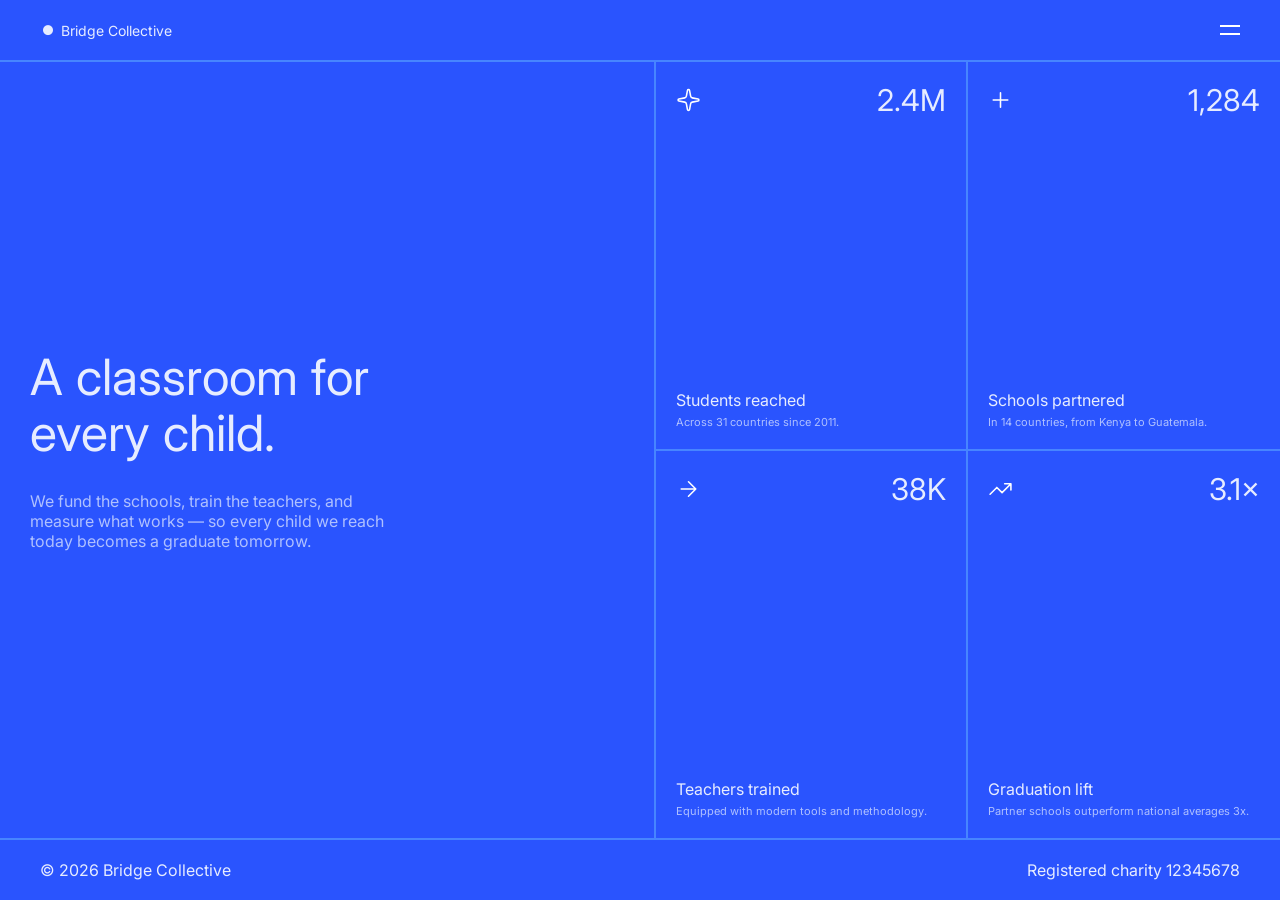
<file: grid-landing-page/index.html>
<!doctype html>
<html lang="en">
  <head>
    <meta charset="UTF-8" />
    <meta name="viewport" content="width=device-width, initial-scale=1.0" />
    <!-- displays site properly based on user's device -->

    <title>Frontend Mentor | Grid landing page</title>
    <link rel="stylesheet" href="style.css" />
    <link rel="preconnect" href="https://fonts.googleapis.com" />
    <link rel="preconnect" href="https://fonts.gstatic.com" crossorigin />
    <link
      href="https://fonts.googleapis.com/css2?family=Inter:ital,opsz,wght@0,14..32,100..900;1,14..32,100..900&display=swap"
      rel="stylesheet"
    />
  </head>
  <body>
    <nav>
      <div class="right">
        <div class="dot">&bull;</div>
        <div>Bridge Collective</div>
      </div>
      <input type="checkbox" id="menu-toggle" />
      <label class="ham" for="menu-toggle">
        <span></span>
        <span></span>
      </label>
      <div class="nav-hid">
        <a href="#about">About</a>
        <a href="#ourwork">Our Work</a>
        <a href="#partners">Partners</a>
        <a href="#annual">Annual Report</a>
        <a href="#donate">Donate</a>
      </div>
    </nav>
    <div class="overlay"></div>
    <main>
      <div class="right-contain">
        <div class="big-box">
          <div class="top">A classroom for every child.</div>
          <p>
            We fund the schools, train the teachers, and measure what works — so
            every child we reach today becomes a graduate tomorrow.
          </p>
        </div>
      </div>
      <div class="left-container">
        <div class="box1 box">
          <div class="box-top">
            <img src="icon-sparkle.svg" class="icons" alt="icon-sparkle" />
            <div>2.4M</div>
          </div>
          <div class="box-bottom">
            <div>Students reached</div>
            <p>Across 31 countries since 2011.</p>
          </div>
        </div>
        <div class="box2 box">
          <div class="box-top">
            <img src="icon-plus.svg" class="icons" alt="icon-plus" />
            <div>1,284</div>
          </div>
          <div class="box-bottom">
            <div>Schools partnered</div>
            <p>In 14 countries, from Kenya to Guatemala.</p>
          </div>
        </div>
        <div class="box3 box">
          <div class="box-top">
            <img src="icon-arrow-right.svg" class="icons" alt="right" />
            <div>38K</div>
          </div>
          <div class="box-bottom">
            <div>Teachers trained</div>
            <p>Equipped with modern tools and methodology.</p>
          </div>
        </div>
        <div class="box4 box">
          <div class="box-top">
            <img src="icon-trending-up.svg" class="icons" alt="icon-trending-up" />
            <div>3.1×</div>
          </div>
          <div class="box-bottom">
            <div>Graduation lift</div>
            <p>Partner schools outperform national averages 3x.</p>
          </div>
        </div>
      </div>
    </main>
    <footer>
      <div>© 2026 Bridge Collective</div>
      <div>Registered charity 12345678</div>
    </footer>
  </body>
</html>
</file>
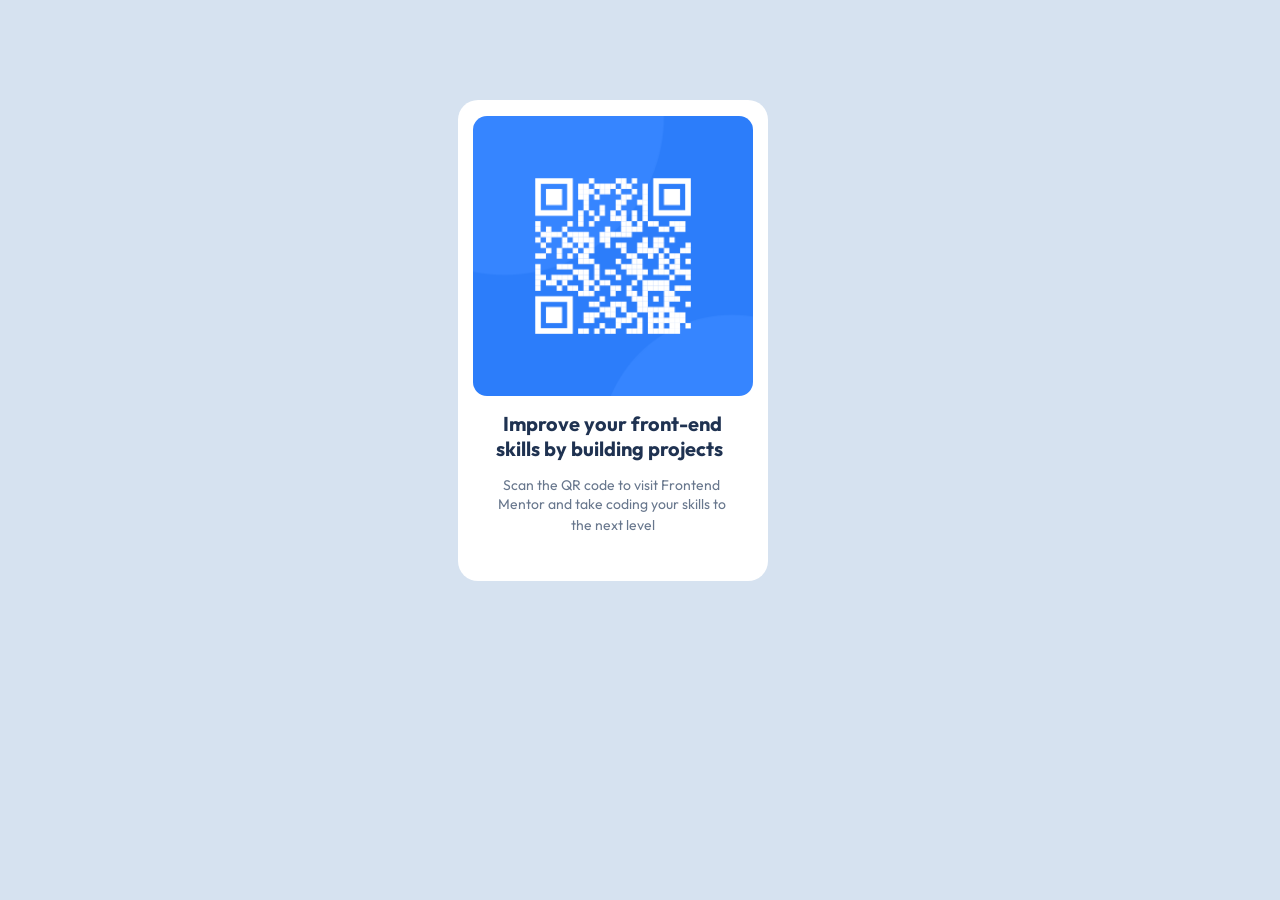
<file: QR-code-component/index.html>
<!DOCTYPE html>
<html lang="en">
<head>
  <meta charset="UTF-8">
  <meta name="viewport" content="width=device-width, initial-scale=1.0"> <!-- displays site properly based on user's device -->

  <link rel="icon" type="image/png" sizes="32x32" href="./images/favicon-32x32.png">
  
  <title>Frontend Mentor | QR code component</title>
  <link rel="stylesheet" href="style.css">
  <link rel="preconnect" href="https://fonts.googleapis.com">
<link rel="preconnect" href="https://fonts.gstatic.com" crossorigin>

<link href="https://fonts.googleapis.com/css2?family=Outfit:wght@100..900&display=swap" rel="stylesheet">
</head>
<body>
    <div class="box">
      <div class="qr"></div>
      <div class="qr-text">
        <div class="text">
          <div class="fline">
            Improve your front-end
          </div>
          <div class="sline">
            skills by building projects
          </div>
        </div>
        <div class="small">
          <div class="line">Scan the QR code to visit Frontend</div>
          <div class="s-sline">Mentor and take coding your skills to</div>
          <div class="s-tline">the next level</div>
        </div>
      </div>
    </div>
</body>
</html>
</file>
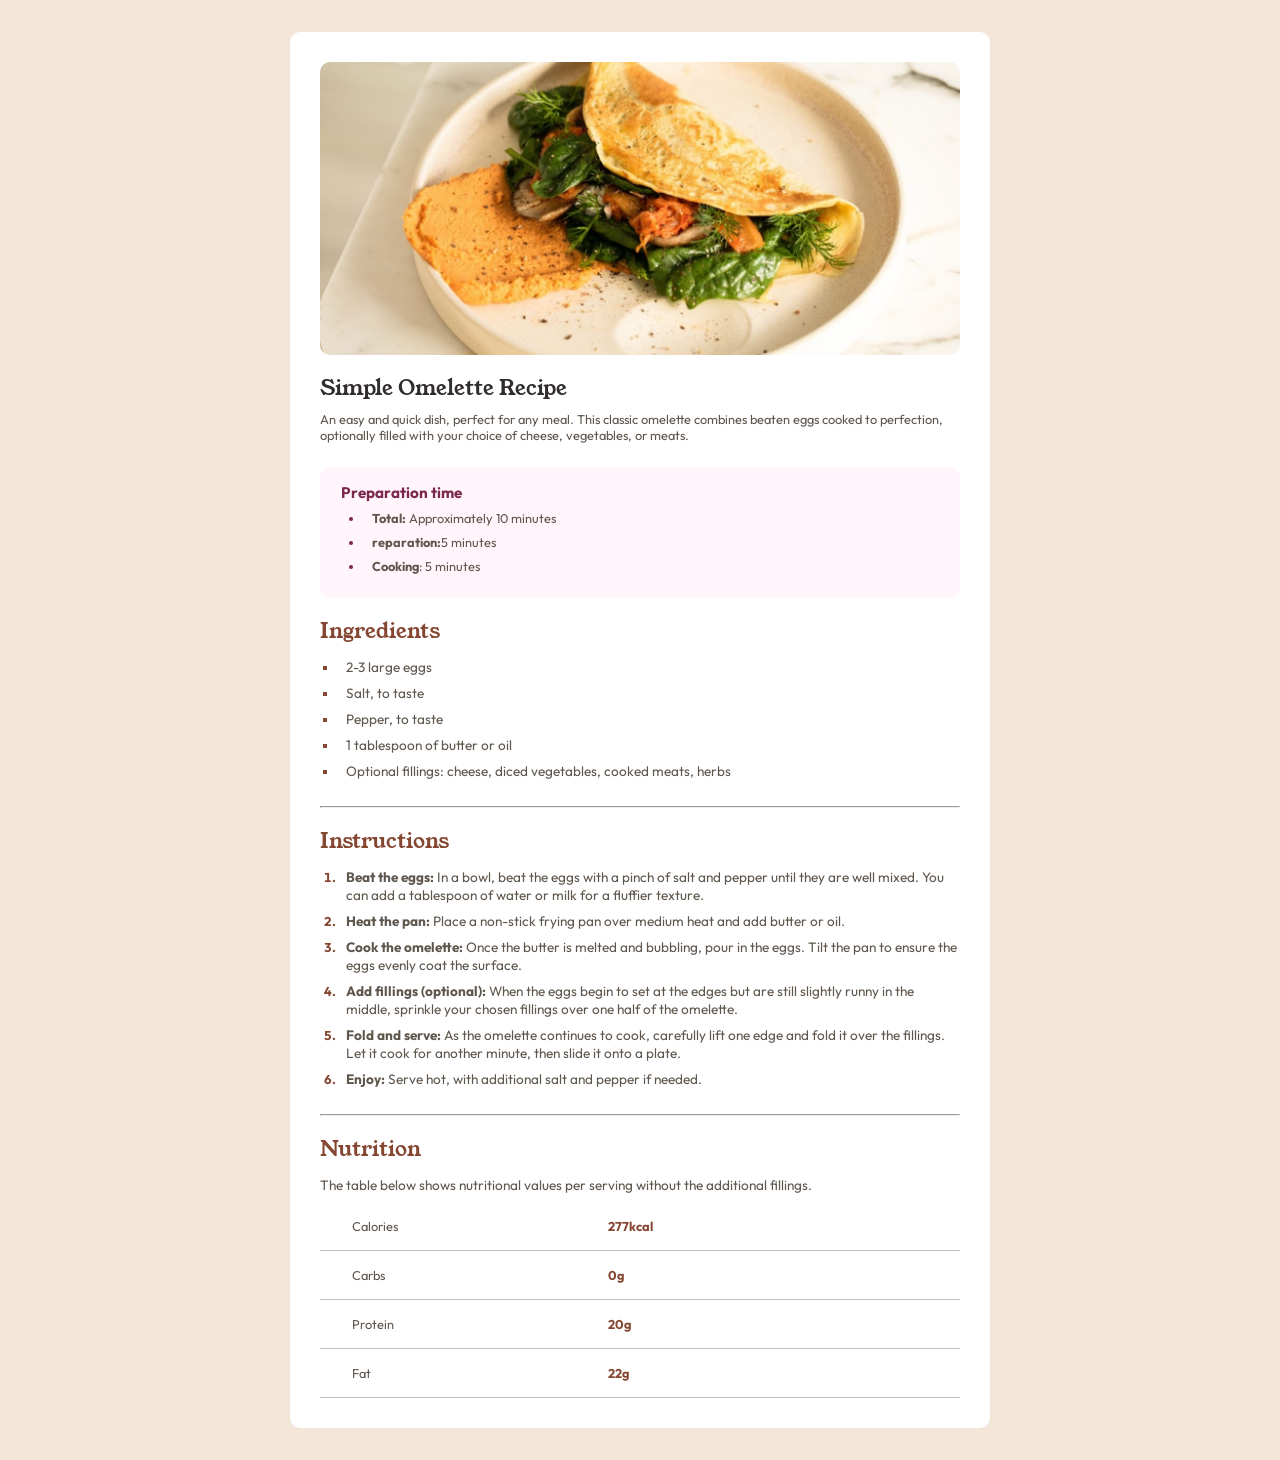
<file: Recipe-page/index.html>
<!doctype html>
<html lang="en">
  <head>
    <meta charset="UTF-8" />
    <meta name="viewport" content="width=device-width, initial-scale=1.0" />
    <!-- displays site properly based on user's device -->

    <link
      rel="icon"
      type="image/png"
      sizes="32x32"
      href="./assets/images/favicon-32x32.png"
    />

    <title>Frontend Mentor | Recipe page</title>
    <link rel="stylesheet" href="style.css" />
    <link rel="preconnect" href="https://fonts.googleapis.com" />
    <link rel="preconnect" href="https://fonts.gstatic.com" crossorigin />
    <link
      href="https://fonts.googleapis.com/css2?family=Outfit:wght@100..900&family=Young+Serif&display=swap"
      rel="stylesheet"
    />
  </head>
  <body>
    <div class="box">
      <div class="photo">
        <img src="image-omelette.jpeg" alt="test" />
      </div>
      <br />
      <div class="name">Simple Omelette Recipe</div>
      <div class="desc">
        An easy and quick dish, perfect for any meal. This classic omelette
        combines beaten eggs cooked to perfection, optionally filled with your
        choice of cheese, vegetables, or meats.
      </div>
      <div class="prep">
        <div class="prep-head">Preparation time</div>
        <ul class="fli">
          <li><b>Total:</b> Approximately 10 minutes</li>
          <li><b>reparation:</b>5 minutes</li>
          <li><b>Cooking</b>: 5 minutes</li>
        </ul>
      </div>
      <div class="head">Ingredients</div>
      <ul class="all-ls">
        <li>2-3 large eggs</li>
        <li>Salt, to taste</li>
        <li>Pepper, to taste</li>
        <li>1 tablespoon of butter or oil</li>
        <li>
          Optional fillings: cheese, diced vegetables, cooked meats, herbs
        </li>
      </ul>
      <br />
      <hr />
      <br />
      <div class="head">Instructions</div>
      <ol class="dif">
        <li>
          <b>Beat the eggs:</b> In a bowl, beat the eggs with a pinch of salt
          and pepper until they are well mixed. You can add a tablespoon of
          water or milk for a fluffier texture.
        </li>
        <li>
          <b>Heat the pan:</b> Place a non-stick frying pan over medium heat and
          add butter or oil.
        </li>

        <li>
          <b>Cook the omelette:</b> Once the butter is melted and bubbling, pour
          in the eggs. Tilt the pan to ensure the eggs evenly coat the surface.
        </li>
        <li>
          <b>Add fillings (optional):</b> When the eggs begin to set at the
          edges but are still slightly runny in the middle, sprinkle your chosen
          fillings over one half of the omelette.
        </li>
        <li>
          <b>Fold and serve:</b> As the omelette continues to cook, carefully
          lift one edge and fold it over the fillings. Let it cook for another
          minute, then slide it onto a plate.
        </li>
        <li>
          <b>Enjoy:</b> Serve hot, with additional salt and pepper if needed.
        </li>
      </ol>
      <br />
      <hr />
      <br />
      <div class="head">Nutrition</div>

      <div class="nut">
        The table below shows nutritional values per serving without the
        additional fillings.
      </div>
      <table>
        <tr>
          <td>Calories</td>
          <td>277kcal</td>
        </tr>
        <tr>
          <td>Carbs</td>
          <td>0g</td>
        </tr>
        <tr>
          <td>Protein</td>
          <td>20g</td>
        </tr>
        <tr>
          <td>Fat</td>
          <td>22g</td>
        </tr>
      </table>
    </div>
  </body>
</html>
</file>
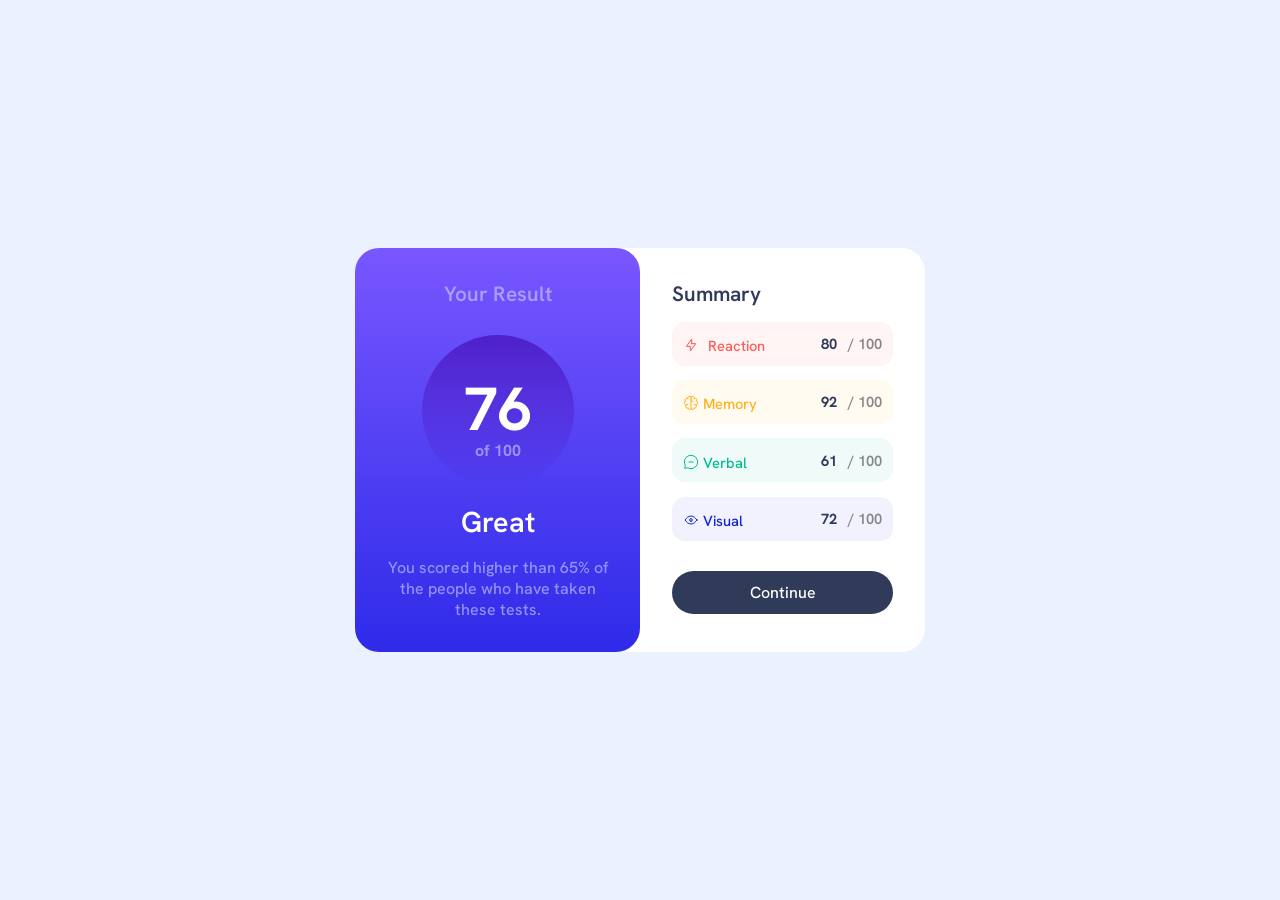
<file: Results_summary_component/index.html>
<!DOCTYPE html>
<html lang="en">

<head>
  <meta charset="UTF-8">
  <meta name="viewport" content="width=device-width, initial-scale=1.0">
  <title>Frontend Mentor | Results summary component</title>
  <link rel="stylesheet" href="style.css">
  <link rel="preconnect" href="https://fonts.googleapis.com">
  <link rel="preconnect" href="https://fonts.gstatic.com" crossorigin>
  <link href="https://fonts.googleapis.com/css2?family=Hanken+Grotesk:ital,wght@0,100..900;1,100..900&display=swap"
    rel="stylesheet">
</head>

<body>
  <div class="card">
    <div class="card1">
      <div class="top-line">Your Result</div>
      <div class="outer">
        <div class="circle">
          <div class="score">76</div>
          <div class="outof">of 100</div>
        </div>
      </div>
      <h1>Great</h1>
      <p>You scored higher than 65% of the people who have taken these tests.</p>
    </div>
    <div class="card2">
      <div class="sum">Summary</div>
      <div class="bar red">
        <div>
        <img src="icon-reaction.svg" class="icon">
        <span id="reaction">Reaction</span>
        </div>
        <div>
        <span class="second-part">
          <b>80 </b>
        </span>
        <div class="hundread"> / 100</div>
        </div>
      </div>
      <div class="bar yel">
        <div>
        <img src="icon-memory.svg" class="icon">
        <span id="memo">Memory</span>
        </div>
        <div>
        <span class="second-part">
          <b>92 </b>
        </span>
        <div class="hundread"> / 100</div>
        </div>
      </div>
      <div class="bar gre">
        <div>
        <img src="icon-verbal.svg" class="icon">
        <span id="verbal">Verbal</span>
        </div>
        <div>
        <span class="second-part">
          <b>61</b>
        </span>
        <div class="hundread"> / 100</div>
        </div>
      </div>
      <div class="bar blu">
        <div>
        <img src="icon-visual.svg" class="icon">
        <span id="visual">Visual</span>
        </div>
        <div>
        <span class="second-part">
          <b>72 </b>
        </span>
        <div class="hundread"> / 100</div>
        </div>
      </div>
      <div class="foot">
        Continue
      </div>
    </div>
  </div>
</body>

</html>
</file>
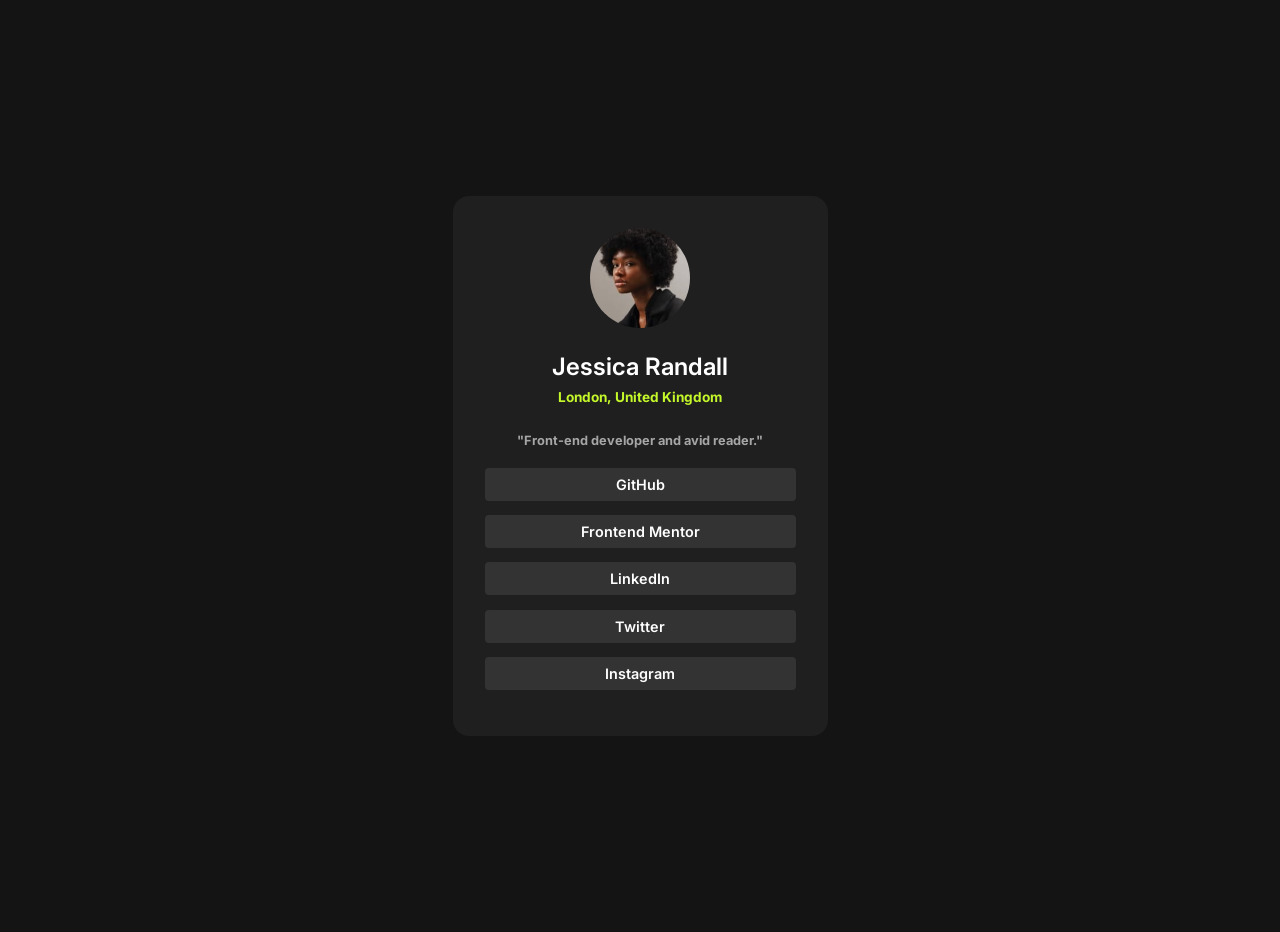
<file: Social-links-profile/index.html>
<!DOCTYPE html>
<html lang="en">
<head>
  <meta charset="UTF-8">
  <meta name="viewport" content="width=device-width, initial-scale=1.0"> <!-- displays site properly based on user's device -->
  
  <title>Frontend Mentor | Social links profile</title>
  <link rel="stylesheet" href="style.css">
  <link rel="preconnect" href="https://fonts.googleapis.com">
<link rel="preconnect" href="https://fonts.gstatic.com" crossorigin>
<link href="https://fonts.googleapis.com/css2?family=Inter:ital,opsz,wght@0,14..32,100..900;1,14..32,100..900&display=swap" rel="stylesheet">
</head>
<body>
  <div class="card">
    <div class="card-img">
    <img src="avatar-jessica.jpeg" alt="avatar">
    </div>
    <h1>Jessica Randall</h1>
  <h4 class="loc">London, United Kingdom</h4>
  <h4>"Front-end developer and avid reader."</h4>
  <div class="link">
  <div>GitHub</div>
  <div>Frontend Mentor</div>
  <div>LinkedIn</div>
  <div>Twitter</div>
  <div>Instagram</div>
  </div>
  </div>
</body>
</html>
</file>
<file: grid-landing-page/style.css>
* {
  margin: 0;
  padding: 0;
  box-sizing: border-box;
}

body {
  min-height: 100vh;
  position: relative;
  display: flex;
  flex-direction: column;
  font-family: "Inter", sans-serif;
}

main {
  display: flex;
  flex: 1;
  color: hsl(224, 100%, 95%);
  border-top: 2px solid hsl(220, 100%, 64%);
  border-bottom: 2px solid hsl(220, 100%, 64%);
}

footer {
  background-color: hsl(228, 99%, 58%);
  max-width: 100%;
  height: 3.75rem;
  color: hsl(224, 100%, 95%);
  display: flex;
  align-items: center;
  justify-content: space-between;
  padding: 0 2.5rem;
}

nav {
  background-color: hsl(228, 99%, 58%);
  max-width: 100%;
  height: 3.75rem;
  color: hsl(224, 100%, 95%);
  display: flex;
  align-items: center;
  justify-content: space-between;
  padding: 0 2.5rem 0 2.5rem;
  position: relative;
}

#menu-toggle {
  display: none;
}
.right {
  font-size: 0.875rem;
  display: flex;
  justify-content: center;
  align-items: center;
  gap: 0.3rem;
}

.ham {
  width: 1.25rem;
  height: 1.25rem;
  display: flex;
  flex-direction: column;
  justify-content: center;
  gap: 6px;
  cursor: pointer;
}

.ham span {
  width: 1.25rem;
  height: 0.125rem;
  background-color: white;
  transition: 0.3s ease;
}

.dot {
  font-size: 2rem;
  margin-bottom: 0.313rem;
}
a {
  text-decoration: none;
  color: hsl(224, 100%, 95%);
}
.nav-hid {
  position: absolute;
  background-color: hsl(228, 99%, 58%);
  top: 3.875rem;
  right: 0;
  height: calc(100vh - 3.875rem);
  display: none;
  width: 25%;
}

#menu-toggle:checked ~ .nav-hid {
  display: flex;
  flex-direction: column;
  align-items: end;
  padding: 2.5rem;
  gap: 1.25rem;
  font-size: 1.563rem;
}

.right-contain {
  background-color: hsl(228, 99%, 58%);
  display: flex;
  flex-direction: column;
  justify-content: center;
  gap: 1.563rem;
  padding: 1.875rem;
  border-right: 2px solid hsl(220, 100%, 64%);
  width: 100%;
}

.big-box p {
  color: hsla(224, 100%, 95%, 0.708);
}

.top {
  font-size: 3.125rem;
  font-weight: 400;
  line-height: 3.5rem;
  margin-bottom: 1.875rem;
}

.big-box {
  max-width: 60%;
}

.left-container {
  display: grid;
  grid-template-columns: repeat(2, minmax(0, 1fr));
  background-color: hsl(228, 99%, 58%);
  width: 100%;
}

.box1 {
  border-right: 2px solid hsl(220, 100%, 64%);
  border-bottom: 2px solid hsl(220, 100%, 64%);
}

.box3 {
  border-right: 2px solid hsl(220, 100%, 64%);
}

.box2 {
  border-bottom: 2px solid hsl(220, 100%, 64%);
}

.box-top {
  display: flex;
  justify-content: space-between;
}

.box {
  display: flex;
  flex-direction: column;
  justify-content: space-between;
  padding: 1.25rem;
}

.icons {
  width: 1.563rem;
}

.box-top div {
  font-size: 1.875rem;
}

.box-bottom p {
  color: hsla(224, 100%, 95%, 0.708);
  font-size: 11px;
  margin-top: 0.313rem;
}

a:hover {
  text-decoration: underline;
}

.box:hover {
  background-color: hsl(228, 100%, 60%);
  cursor: pointer;
}

.overlay {
  position: absolute;
  left: 0;
  width: 75%;
  background-color: hsla(0, 0%, 0%, 0.395);
  height: calc(100vh - 3.875rem);
  top: 3.875rem;
  display: none;
}

body:has(#menu-toggle:checked) .overlay {
  display: block;
}

#menu-toggle:checked ~ .ham span:first-child {
  transform: translateY(4px) rotate(45deg);
}

#menu-toggle:checked ~ .ham span:last-child {
  transform: translateY(-4px) rotate(-45deg);
}

@media (max-width: 600px) {
  main {
    flex-direction: column;
  }

  .right-contain {
    width: 100%;
    border: none;
    border-bottom: 2px solid hsl(220, 100%, 64%);
    height: 300px;
  }
  .left-container {
    grid-template-columns: 1fr;
  }

  .big-box {
    max-width: none;
    width: 100%;
  }
  .box {
    border: none;
    border-bottom: 2px solid hsl(220, 100%, 64%);
    height: 300px;
  }

  .box4 {
    border: none;
  }

  .overlay {
    top: 22.625rem;
    width: 100%;
    bottom: 0;
    height: calc(100% - 22.625rem);
  }

  .nav-hid {
    top: 3.875rem;
    width: 100%;
    height: 300px;
  }
  #menu-toggle:checked ~ .nav-hid {
    align-items: center;
  }
}
</file>
<file: QR-code-component/style.css>
body{
    background-color:  hsl(212, 45%, 89%);
}

.box {
    width: 310px;
    height: 480px;
    background-color: white;
    border-radius: 20px;
    margin: 100px;
    margin-left: 450px;
    padding-top: 1px;
}

.qr{
    margin-top: 15px;
    margin-left: 15px;
    width: 280px;
    height: 280px;
    background-image: url(images/image-qr-code.png);
    background-size: cover;
    border-radius: 14px;
}
.qr-text{
    margin-top: 15px;
    margin-left: 45px;

}
.text{
    font-size: 20px;
    color: hsl(218, 44%, 22%);
    font-family: "Outfit", sans-serif;
    font-weight: 700;
}

.sline{
    margin-left: -7px;
}

.small{
    margin-top: 15px;
    font-size: 14px;
    font-family: "Outfit", sans-serif;
    color: hsl(216, 15%, 48%);

}

.line{
    margin-bottom: 6px;
}
.s-sline{
    margin: -5px;
    margin-bottom: 3px;
}
.s-tline{
    margin-left: 68px;
}
</file>
<file: Recipe-page/style.css>
* {
  margin: 0;
  padding: 0;
  box-sizing: border-box;
}

body {
  min-height: 100vh;
  display: flex;
  justify-content: center;
  align-items: center;
  background-color: hsl(30, 54%, 90%);
  padding: 2rem 0;
}

.box {
  width: 90%;
  max-width: 700px;
  background-color: hsl(0, 0%, 100%);
  padding: 30px;
  border-radius: 10px;
  font-size: 16px;
}

.photo {
  width: 100%;
}

.photo img {
  width: 100%;
  height: auto;
  display: block;
  border-radius: 10px;
}

.name {
  font-family: "Young Serif", serif;
  font-weight: 400;
  font-size: 1.3rem;
  color: hsl(24, 5%, 18%);
  margin-bottom: 8px;
}

.desc {
  color: hsl(30, 10%, 34%);
  font-size: 0.8rem;
  font-family: "Outfit";
  margin-bottom: 24px;
}

.prep {
  width: 100%;
  color: hsl(24, 5%, 18%);
  background-color: hsl(330, 100%, 98%);
  border-radius: 10px;
  padding: 16px;
  font-size: 0.95rem;
  font-family: "Outfit";
  margin-bottom: 18px;
}

.prep-head {
  color: hsl(332, 51%, 32%);
  font-weight: 700;
  margin-bottom: 8px;
  padding-left: 5px;
}
.fli {
  padding-left: 20px;
  font-size: 0.8rem;
  color: hsl(30, 10%, 34%);
}

.fli li {
  margin: 8px;
  padding-left: 8px;
}

li::marker {
  color: hsl(332, 51%, 32%);
}

.head {
  font-size: 1.3rem;
  font-family: "Young Serif", serif;
  font-weight: 400;
  color: hsl(14, 45%, 36%);
  margin-bottom: 12px;
}

.all-ls li::marker {
  color: hsl(14, 45%, 36%);
  font-size: 0.8rem;
}

.all-ls li {
  margin-left: 18px;
  font-size: 0.85rem;
  font-family: "Outfit";
  color: hsl(30, 10%, 34%);
  list-style: square;
  padding-left: 8px;
  margin-bottom: 8px;
}

.dif li {
  margin-left: 18px;
  font-size: 0.85rem;
  font-family: "Outfit";
  color: hsl(30, 10%, 34%);
  padding-left: 8px;
  margin-bottom: 8px;
}

.dif li::marker {
  font-weight: 700;
  color: hsl(14, 45%, 36%);
  font-size: 0.8rem;
}

.nut {
  font-size: 0.85rem;
  font-family: "Outfit";
  color: hsl(30, 10%, 34%);
  margin-bottom: 8px;
}

td:first-child{
  color: hsl(30, 10%, 34%);
  font-family: "Outfit";
  font-size: 0.8rem;
  font-weight: 400;
  padding-right: 0.1rem;
  padding-left: 2rem;
  width: 45%;
}

td:last-child{
  font-family: "Outfit";
  font-size: 0.8rem;
  color:hsl(14, 45%, 36%);
  font-weight: 700;
  border-bottom: none;
}

table{
  width: 100%;
  border-collapse: collapse;
}

tr{
  border-bottom: 1px solid hsl(30, 3%, 76%);
}

td{
  padding-top:1rem;
  padding-bottom:1rem;
}
</file>
<file: Results_summary_component/style.css>
* {
  margin: 0;
  padding: 0;
  box-sizing: border-box;
}

body {
  background-color: hsl(221, 100%, 96%);
  display: flex;
  justify-content: center;
  align-items: center;
  height: 100vh;
  font-family: "Hanken Grotesk", sans-serif;
}
.card {
  display: flex;
  max-width: 570px;
  background-color: hsl(0, 0%, 100%);
  border-radius: 1.5rem;
}
.card1 {
  background: linear-gradient(
    to bottom,
    hsl(252, 100%, 67%),
    hsl(241, 81%, 54%)
  );
  padding: 2rem;
  border-radius: 1.5rem;
  text-align: center;
  width: 100%;
}

.top-line {
  margin-bottom: 1.7rem;
  color: hsla(241, 100%, 89%, 0.644);
  font-size: 1.3rem;
  font-weight: 600;
}

.outer {
  width: 100%;
  display: flex;
  justify-content: center;
}

.circle {
  width: 9.5rem;
  height: 9.5rem;
  font-weight: 700;
  color: white;
  border-radius: 50%;
  background: linear-gradient(
    to bottom,
    hsla(256, 72%, 46%, 1),
    hsla(241, 72%, 46%, 0)
  );
  margin-bottom: 1rem;
}

.score {
  font-size: 3.8rem;
  margin-top: 2.8rem;
  line-height: 3.8rem;
}

.outof {
  color: hsla(241, 100%, 89%, 0.644);
  font-size: 1rem;
}

h1 {
  color: white;
  font-size: 1.8rem;
  font-weight: 600;
}

p {
  color: hsla(241, 100%, 89%, 0.644);
  font-weight: 500;
  margin-top: 1rem;
}

.sum {
  font-size: 1.3rem;
  font-weight: 600;
  color: hsl(224, 30%, 27%);
}

.card2 {
  padding: 2rem;
  width: 100%;
}

.bar {
  width: 100%;
  border-radius: 0.8rem;
  padding: 0.7rem;
  margin-top: 0.9rem;
  display: flex;
  justify-content: space-between;
}

span {
  font-size: 0.92rem;
}

.icon {
  width: 1rem;
  vertical-align: middle;
}

#reaction {
  color: rgba(255, 0, 0, 0.63);
  font-weight: 500;
  margin-left: 0.3rem;
  vertical-align: middle;
}

.second-part {
  color: hsl(224, 30%, 27%);
  font-weight: 400;
}

.hundread {
  display: inline-block;
  margin-left: 0.4rem;
  color: hsla(0, 0%, 48%, 0.902);
  font-weight: 600;
  font-size: 0.92rem;
}

#memo {
  color: hsl(39, 100%, 56%);
  font-weight: 500;
  vertical-align: middle;
}
#visual {
  color: hsl(234, 85%, 45%);
  font-weight: 500;
  vertical-align: middle;
}
#verbal {
  color: hsl(166, 100%, 37%);
  font-weight: 500;
  vertical-align: middle;
}

.foot {
  text-align: center;
  width: 100%;
  background-color: hsl(224, 30%, 27%);
  border-radius: 2rem;
  padding: 0.7rem;
  font-size: 1rem;
  margin-top: 1.9rem;
  color: white;
  font-weight: 500;
}

.foot:active {
  background: linear-gradient(
    to bottom,
    hsl(252, 100%, 67%),
    hsl(241, 81%, 54%)
  );
}

.red {
  background-color: hsla(0, 100%, 67%, 0.06);
}

.yel {
  background-color: hsla(39, 100%, 56%, 0.06);
}

.gre {
  background-color: hsl(166, 100%, 37%, 0.06);
}

.blu {
  background-color: hsl(234, 85%, 45%, 0.06);
}

@media (max-width: 440px) {
  body {
    height: 100vh;
    width: 100%;
    overflow: hidden;
  }

  .card {
    flex-direction: column;
    width: 100%;
    height: 100vh;
    border-radius: 0;
  }

  .card1 {
    width: 100%;
    height: 45%;
    padding: 1.2rem 1.5rem;
    border-radius: 0 0 1.5rem 1.5rem;
  }

  .card2 {
    width: 100%;
    height: 55%;
    padding: 1.2rem 1.5rem;
  }

  .foot {
    padding: 0.8rem;
    margin-top: 1rem;
  }
}
</file>
<file: Social-links-profile/style.css>
*{
    margin: 0px;
    padding: 0px;
    box-sizing: border-box;
}

body{
    height: 100vh;
    display: flex;
    justify-content: center;
    align-items: center;
    background-color: hsl(0, 0%, 8%);
    margin: 1rem;
}
.card{
    max-width: 375px;
    width: 100%;
    background-color: aqua;
    padding: 2rem;
    background-color: hsl(0, 0%, 12%);
    font-family: "Inter", sans-serif;
    text-align: center;
    border-radius: 1rem;
}
img{
    border-radius: 50%;
    width: 90%;
    max-width: 100px;
}

.link div{
    width:100%;
    background-color: hsl(0, 0%, 20%);
    margin-bottom: 0.9rem;
    border-radius: 4px;
    text-align: center;
    padding: 0.5rem;
    color: white;
    font-weight: 600;
    font-size: 0.9rem;
}
.link div:active{
    background-color: hsl(75, 94%, 57%);
    color: black;
}

h1{
    color: white;
    font-weight:610;
    margin-top: 1.5rem;
    font-size: 1.5rem;
    margin-bottom: 0.5rem;
}
.loc{
    color: hsl(75, 94%, 57%);
    font-size: 0.85rem;
    margin-bottom: 1.8rem;
}

h4{
    color:hsl(0, 0%, 65%) ;
    font-size: 0.8rem;
}

.link div:first-child{
    margin-top: 1.2rem;
}

.card-img{
    display: flex;
    justify-content: center;
    align-items: center;
    width:100%;

}
</file>
